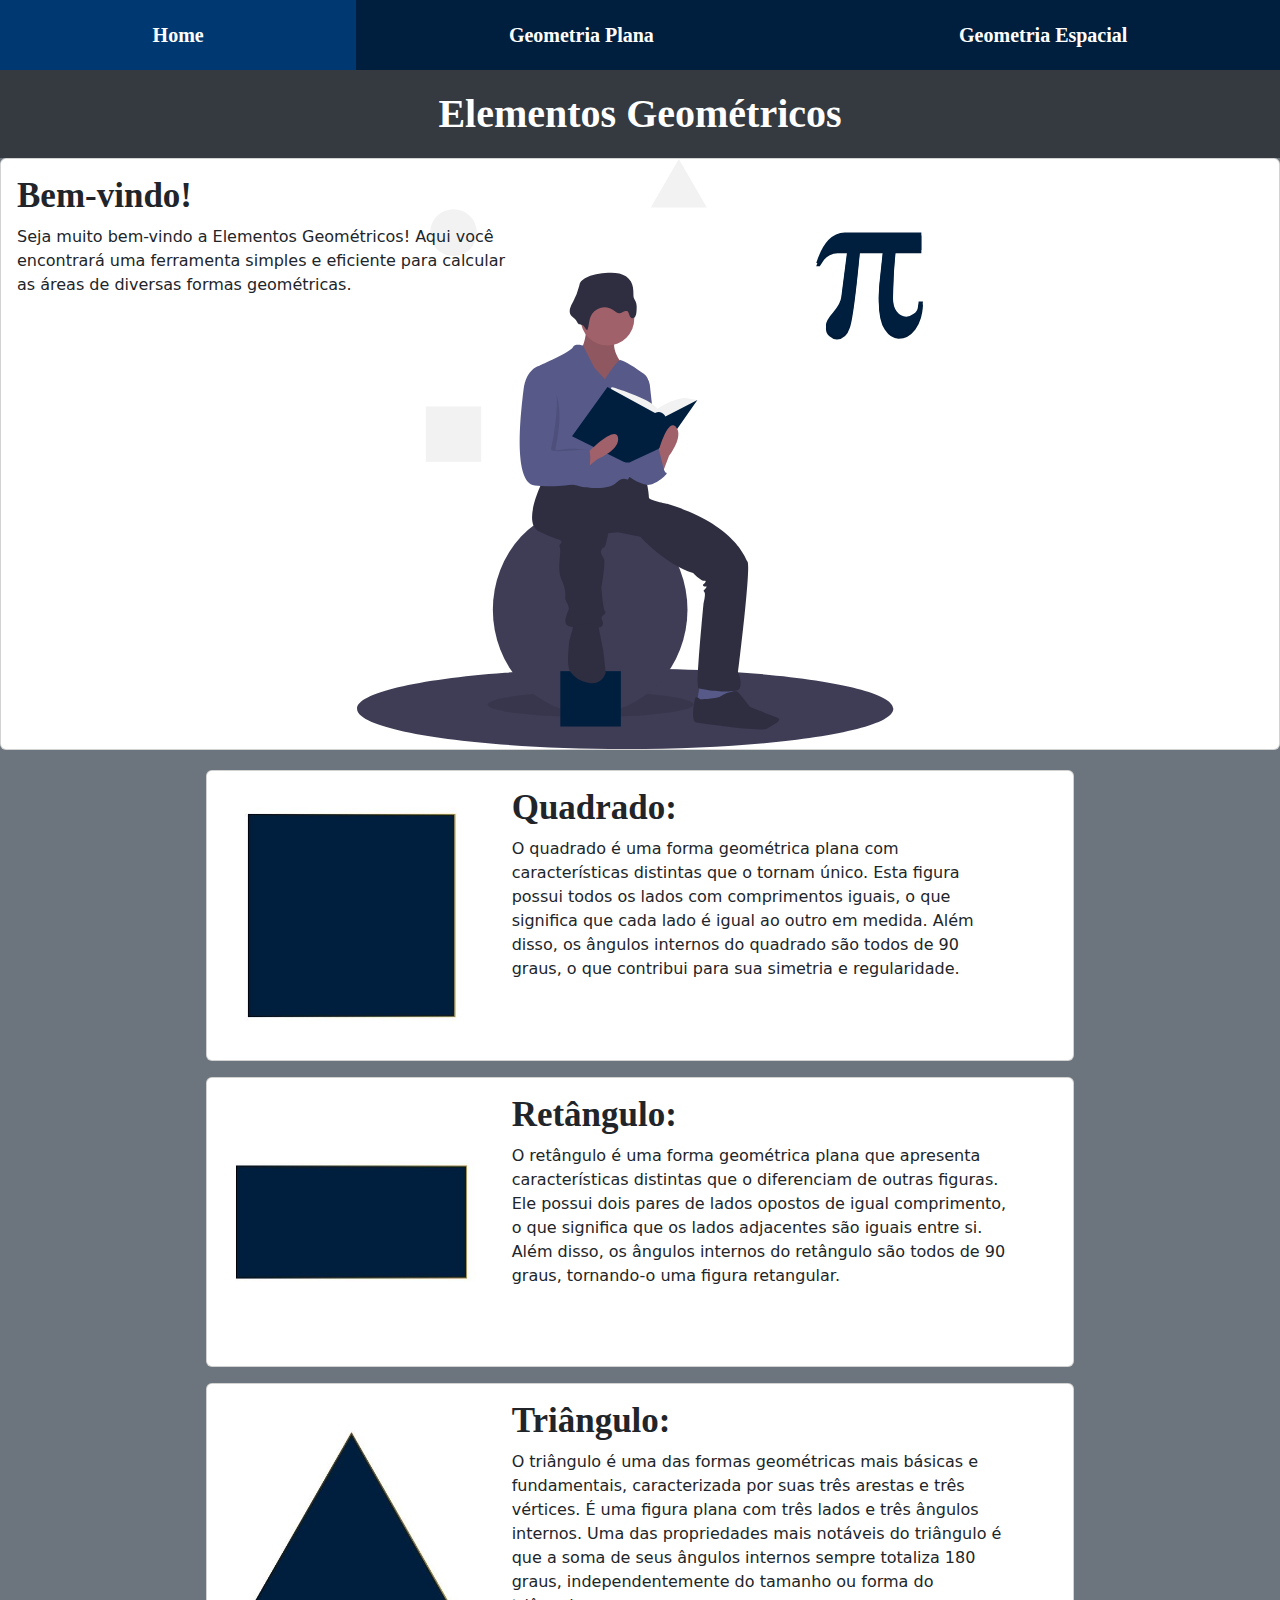
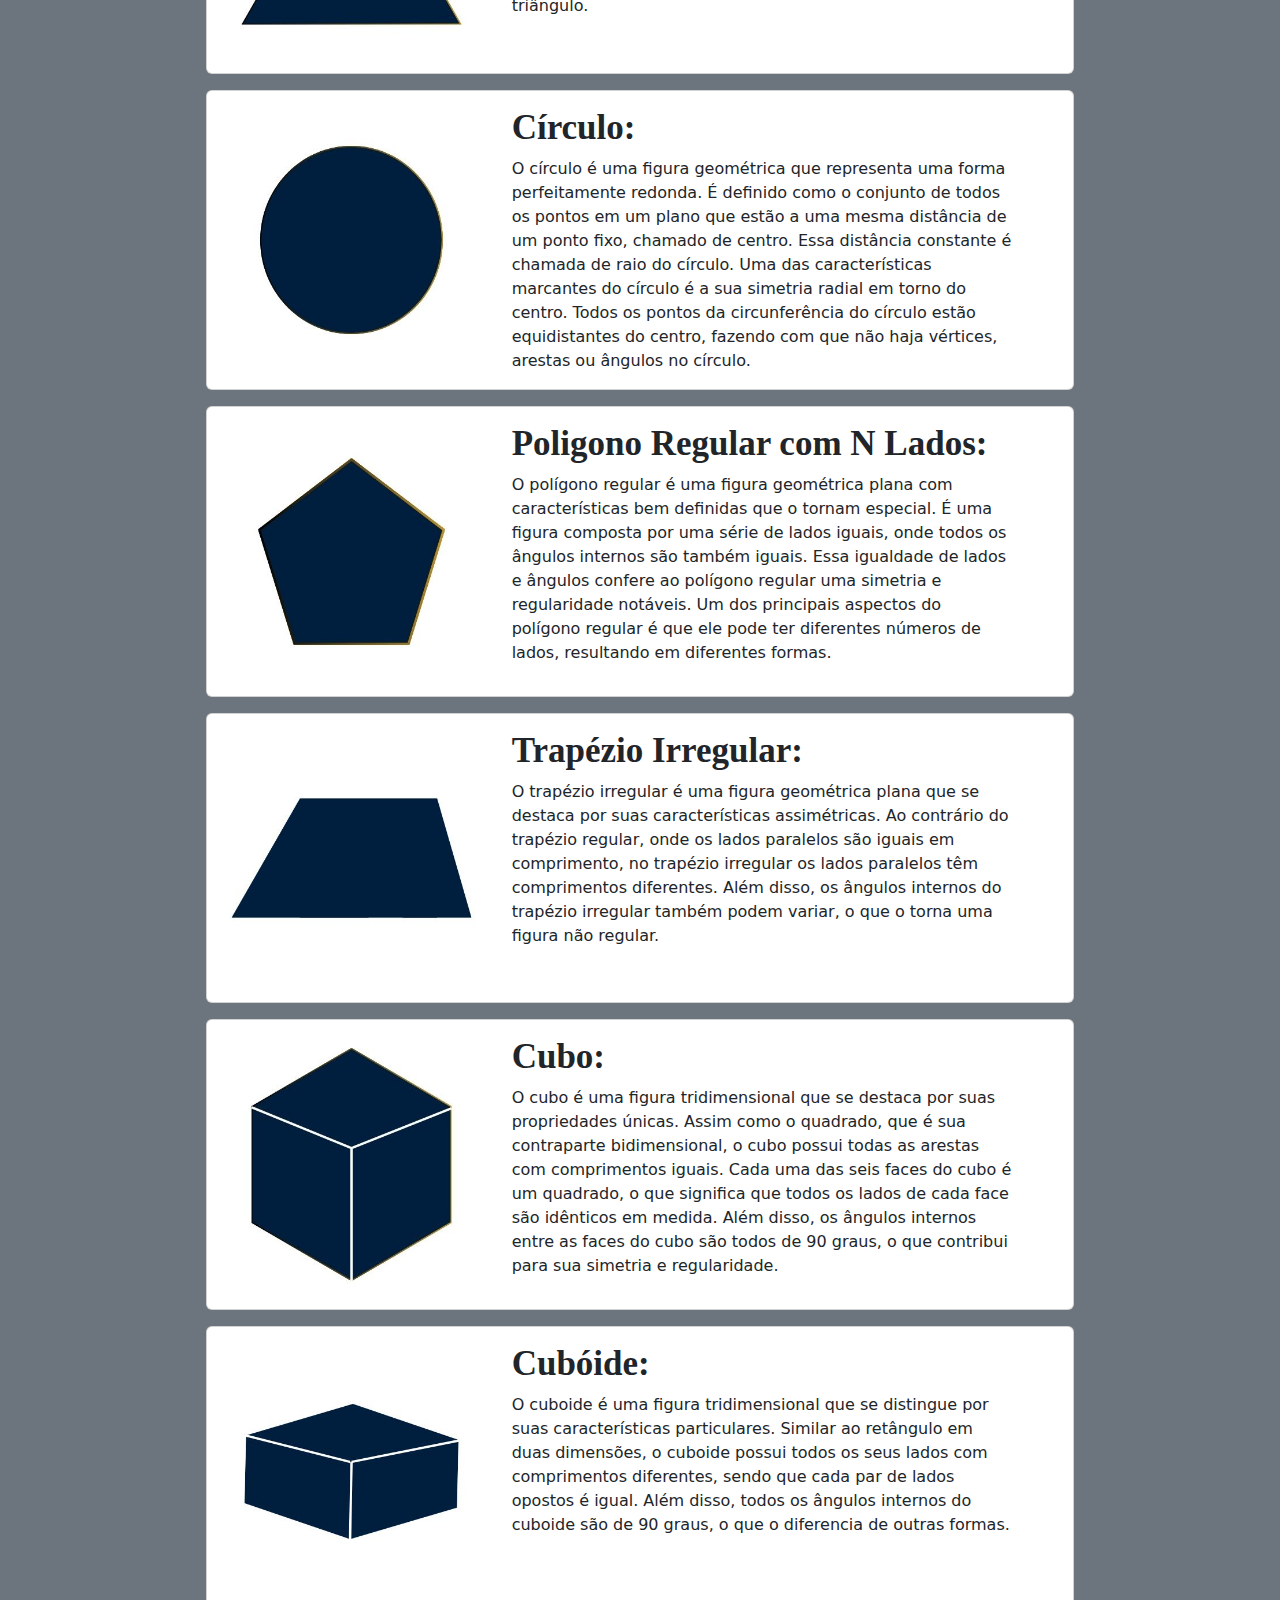
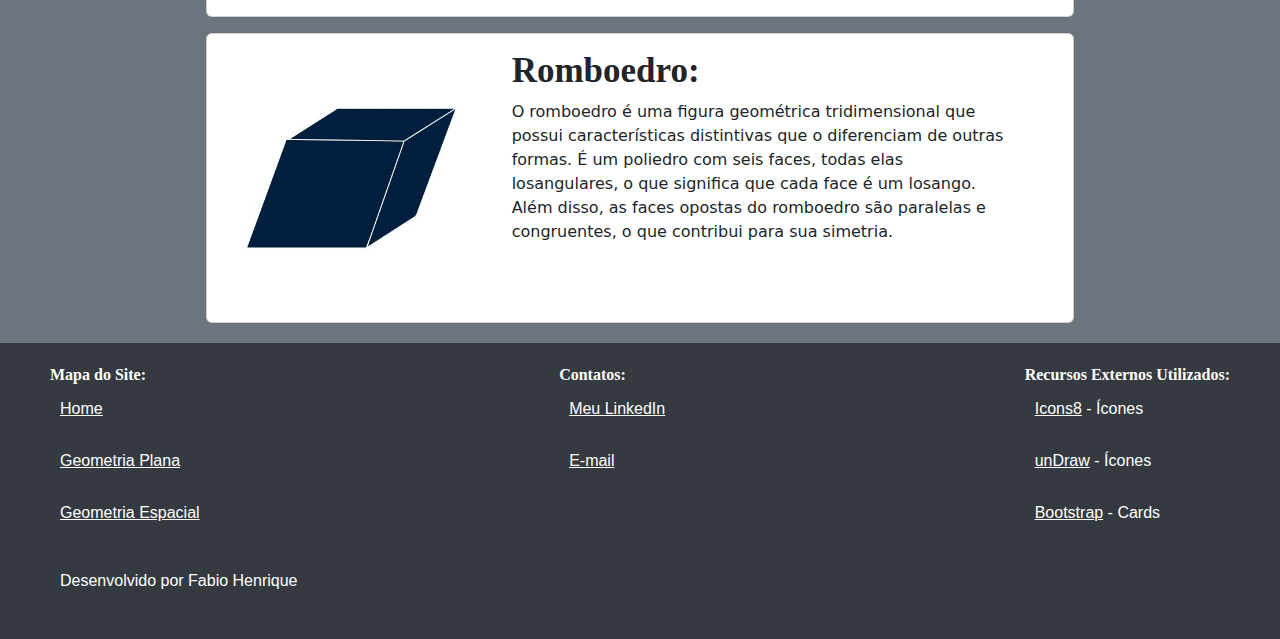
<file: index.html>
<!DOCTYPE html>
<html lang="pt-BR">

<head>
  <!--Meta Tags relacionadas ao SEO-->
  <meta charset="UTF-8">
  <meta name="viewport" content="width=device-width, initial-scale=1.0">
  <meta name="description"
    content="Uma ferramenta online para cálculos rápidos de áreas geométricas! Calcule a área do círculos, triângulos e etc de forma simples e intuitiva.">
  <meta name="keywords"
    content="Calculadora de Áreas, Geometria Plana, Geometria Espacial, Calculadora, Área do Círculo, Área do Triângulo, Área do Retângulo, Área do Quadrado, Fórmulas de Área, Matemática, Ferramenta de Cálculo, Fórmulas Matemáticas de Geometria">
  <meta name="author" content="Fabio Henrique">
  <meta name="revised" content="Saturday, April 6th, 2024, 5:15 am">
  <meta name="language" content="Portuguese">

  <link href="https://cdn.jsdelivr.net/npm/bootstrap@5.3.3/dist/css/bootstrap.min.css" rel="stylesheet">
  <link rel="stylesheet" href="estilos/index.css">
  <link rel="shortcut icon" href="imagens/icone.png" type="image/x-icon">
  <title>Elementos Geométricos</title>
</head>

<body>
  <nav>
    <ul>
      <a href="#">
        <li>Home</li>
      </a>
      <a href="#geometriaPlana">
        <li>Geometria Plana</li>
      </a>
      <a href="#geometriaEspacial">
        <li>Geometria Espacial</li>
      </a>
    </ul>
  </nav>

  <header>
    <h1>Elementos Geométricos</h1>
  </header>

  <main>
    <div class="card text-bg" title="Seja Bem-Vindo!">
      <img src="imagens/fundo.svg" class="card-img" alt="Imagem de fundo: Homem sentado e lendo algo">
      <div class="card-img-overlay">
        <h2 class="card-title">Bem-vindo!</h2>
        <p class="card-text">Seja muito bem-vindo a Elementos Geométricos! Aqui você encontrará uma ferramenta simples e eficiente para calcular as áreas de diversas formas geométricas.</p>
      </div>
    </div>

    <div class="sessoes" id="geometriaPlana">
      <section class="formas"> <!--Quadrado-->
        <a href="quadrado.html">
          <div class="card mb-3">
            <div class="row g-0">
              <div class="col-md-4" id="#image">
                <img src="imagens/quadrado.jpg" class="img-fluid rounded-start" alt="Forma Geométrica: Quadrado" title=" Quadrado">
              </div>
              <div class="col-md-8">
                <div class="card-body">
                  <h2 class="card-title">Quadrado:</h2>
                  <p class="card-text">O quadrado é uma forma geométrica plana com características distintas que o tornam único. Esta figura possui todos os lados com comprimentos iguais, o que significa que cada lado é igual ao outro em medida. Além disso, os ângulos internos do quadrado são todos de 90 graus, o que contribui para sua simetria e regularidade.</p>
                </div>
              </div>
            </div>
          </div>
        </a>
      </section>

      <section class="formas"> <!--Retangulo-->
        <a href="retangulo.html">
          <div class="card mb-3">
            <div class="row g-0">
              <div class="col-md-4">
                <img src="imagens/retangulo.jpg" class="img-fluid rounded-start" alt="Forma Geométrica: Retângulo" title=" Retângulo">
              </div>
              <div class="col-md-8">
                <div class="card-body">
                  <h2 class="card-title">Retângulo:</h2>
                  <p class="card-text">O retângulo é uma forma geométrica plana que apresenta características distintas que o diferenciam de outras figuras. Ele possui dois pares de lados opostos de igual comprimento, o que significa que os lados adjacentes são iguais entre si. Além disso, os ângulos internos do retângulo são todos de 90 graus, tornando-o uma figura retangular.</p>
                </div>
              </div>
            </div>
          </div>
        </a>
      </section>

      <section class="formas"> <!--Triangulo-->
        <a href="triangulo.html">
          <div class="card mb-3">
            <div class="row g-0">
              <div class="col-md-4">
                <img src="imagens/triangulo.jpg" class="img-fluid rounded-start" alt="Forma Geométrica: Triângulo" title=" Triângulo">
              </div>
              <div class="col-md-8">
                <div class="card-body">
                  <h2 class="card-title">Triângulo:</h2>
                  <p class="card-text">O triângulo é uma das formas geométricas mais básicas e fundamentais, caracterizada por suas três arestas e três vértices. É uma figura plana com três lados e três ângulos internos. Uma das propriedades mais notáveis do triângulo é que a soma de seus ângulos internos sempre totaliza 180 graus, independentemente do tamanho ou forma do triângulo.</p>
                </div>
              </div>
            </div>
          </div>
        </a>
      </section>

      <section class="formas"> <!--Circulo-->
        <a href="circulo.html">
          <div class="card mb-3">
            <div class="row g-0">
              <div class="col-md-4">
                <img src="imagens/circulo.jpg" class="img-fluid rounded-start" alt="Forma Geométrica: Círculo" title=" Círculo">
              </div>
              <div class="col-md-8">
                <div class="card-body">
                  <h2 class="card-title">Círculo:</h2>
                  <p class="card-text">O círculo é uma figura geométrica que representa uma forma perfeitamente redonda. É definido como o conjunto de todos os pontos em um plano que estão a uma mesma distância de um ponto fixo, chamado de centro. Essa distância constante é chamada de raio do círculo. Uma das características marcantes do círculo é a sua simetria radial em torno do centro. Todos os pontos da circunferência do círculo estão equidistantes do centro, fazendo com que não haja vértices, arestas ou ângulos no círculo.</p>
                </div>
              </div>
            </div>
          </div>
        </a>
      </section>

      <section class="formas"> <!--poligono-->
        <a href="poligono.html">
          <div class="card mb-3">
            <div class="row g-0">
              <div class="col-md-4">
                <img src="imagens/poligono.jpg" class="img-fluid rounded-start" alt="Forma Geométrica: Poligono Regular com N Lados" title="Pentágono">
              </div>
              <div class="col-md-8">
                <div class="card-body">
                  <h2 class="card-title">Poligono Regular com N Lados:</h2>
                  <p class="card-text">O polígono regular é uma figura geométrica plana com características bem definidas que o tornam especial. É uma figura composta por uma série de lados iguais, onde todos os ângulos internos são também iguais. Essa igualdade de lados e ângulos confere ao polígono regular uma simetria e regularidade notáveis. Um dos principais aspectos do polígono regular é que ele pode ter diferentes números de lados, resultando em diferentes formas.</p>
                </div>
              </div>
            </div>
          </div>
        </a>
      </section>
      
      <section class="formas"> <!--trapezio-->
        <a href="trapezio.html">
          <div class="card mb-3">
            <div class="row g-0">
              <div class="col-md-4">
                <img src="imagens/trapezio.jpg" class="img-fluid rounded-start" alt="Forma Geométrica: Trapézio Irregular" title=" Trapézio Irregular">
              </div>
              <div class="col-md-8">
                <div class="card-body">
                  <h2 class="card-title">Trapézio Irregular:</h2>
                  <p class="card-text">O trapézio irregular é uma figura geométrica plana que se destaca por suas características assimétricas. Ao contrário do trapézio regular, onde os lados paralelos são iguais em comprimento, no trapézio irregular os lados paralelos têm comprimentos diferentes. Além disso, os ângulos internos do trapézio irregular também podem variar, o que o torna uma figura não regular.</p>
                </div>
              </div>
            </div>
          </div>
        </a>
      </section>

      <section class="formas" id="geometriaEspacial"> <!--Cubo-->
        <a href="cubo.html">
          <div class="card mb-3">
            <div class="row g-0">
              <div class="col-md-4">
                <img src="imagens/cubo.jpg" class="img-fluid rounded-start" alt="Forma Geométrica: Cubo" title=" Cubo">
              </div>
              <div class="col-md-8">
                <div class="card-body">
                  <h2 class="card-title">Cubo:</h2>
                  <p class="card-text">O cubo é uma figura tridimensional que se destaca por suas propriedades únicas. Assim como o quadrado, que é sua contraparte bidimensional, o cubo possui todas as arestas com comprimentos iguais. Cada uma das seis faces do cubo é um quadrado, o que significa que todos os lados de cada face são idênticos em medida. Além disso, os ângulos internos entre as faces do cubo são todos de 90 graus, o que contribui para sua simetria e regularidade.</p>
                </div>
              </div>
            </div>
          </div>
        </a>
      </section>


      <section class="formas"> <!--Cuboide-->
        <a href="cuboide.html">
          <div class="card mb-3">
            <div class="row g-0">
              <div class="col-md-4">
                <img src="imagens/cuboide.jpg" class="img-fluid rounded-start" alt="Forma Geométrica: Cubóide" title=" Cubóide">
              </div>
              <div class="col-md-8">
                <div class="card-body">
                  <h2 class="card-title">Cubóide:</h2>
                  <p class="card-text">O cuboide é uma figura tridimensional que se distingue por suas características particulares. Similar ao retângulo em duas dimensões, o cuboide possui todos os seus lados com comprimentos diferentes, sendo que cada par de lados opostos é igual. Além disso, todos os ângulos internos do cuboide são de 90 graus, o que o diferencia de outras formas.</p>
                </div>
              </div>
            </div>
          </div>
        </a>
      </section>



      <section class="formas"> <!--romboedro-->
        <a href="romboedro.html">
          <div class="card mb-3">
            <div class="row g-0">
              <div class="col-md-4">
                <img src="imagens/romboedro.jpg" class="img-fluid rounded-start" alt="Forma Geométrica: Romboedro" title=" Romboedro">
              </div>
              <div class="col-md-8">
                <div class="card-body">
                  <h2 class="card-title">Romboedro:</h2>
                  <p class="card-text">O romboedro é uma figura geométrica tridimensional que possui características distintivas que o diferenciam de outras formas. É um poliedro com seis faces, todas elas losangulares, o que significa que cada face é um losango. Além disso, as faces opostas do romboedro são paralelas e congruentes, o que contribui para sua simetria.</p>
                </div>
              </div>
            </div>
          </div>
        </a>
      </section>


    </div>
  </main>

  <footer> <!--Rodape com mapa do site, contatos, agradecimentos e etc-->
    <div class="linksFooter">
      <dl>
        <dt><strong>Mapa do Site:</strong></dt>
        <dd><a href="#">Home</a></dd>
        <dd><a href="#geometriaPlana">Geometria Plana</a></dd>
        <dd><a href="#geometriaEspacial">Geometria Espacial</a></dd>
      </dl>
      <dl>
        <dt><strong>Contatos:</strong></dt>
        <dd><a href="https://www.linkedin.com/in/fabio-henrique-s-87a11619a/?originalSubdomain=br" target="_blank">Meu LinkedIn</a></dd>
        <dd><a href="mailTo: fabiosilva5210@gmail.com" target="_blank">E-mail</a></dd>
      </dl>
      <dl>
        <dt><strong>Recursos Externos Utilizados:</strong></dt>
        <dd><a href="https://icons8.com.br/icons"> Icons8</a> - Ícones</dd>
        <dd><a href="https://undraw.co/">unDraw</a> - Ícones</dd>
        <dd><a href="https://getbootstrap.com/">Bootstrap</a> - Cards</dd>
      </dl>
    </div>

    <p>Desenvolvido por Fabio Henrique</p>
  </footer>
</body>
</html>
</file>
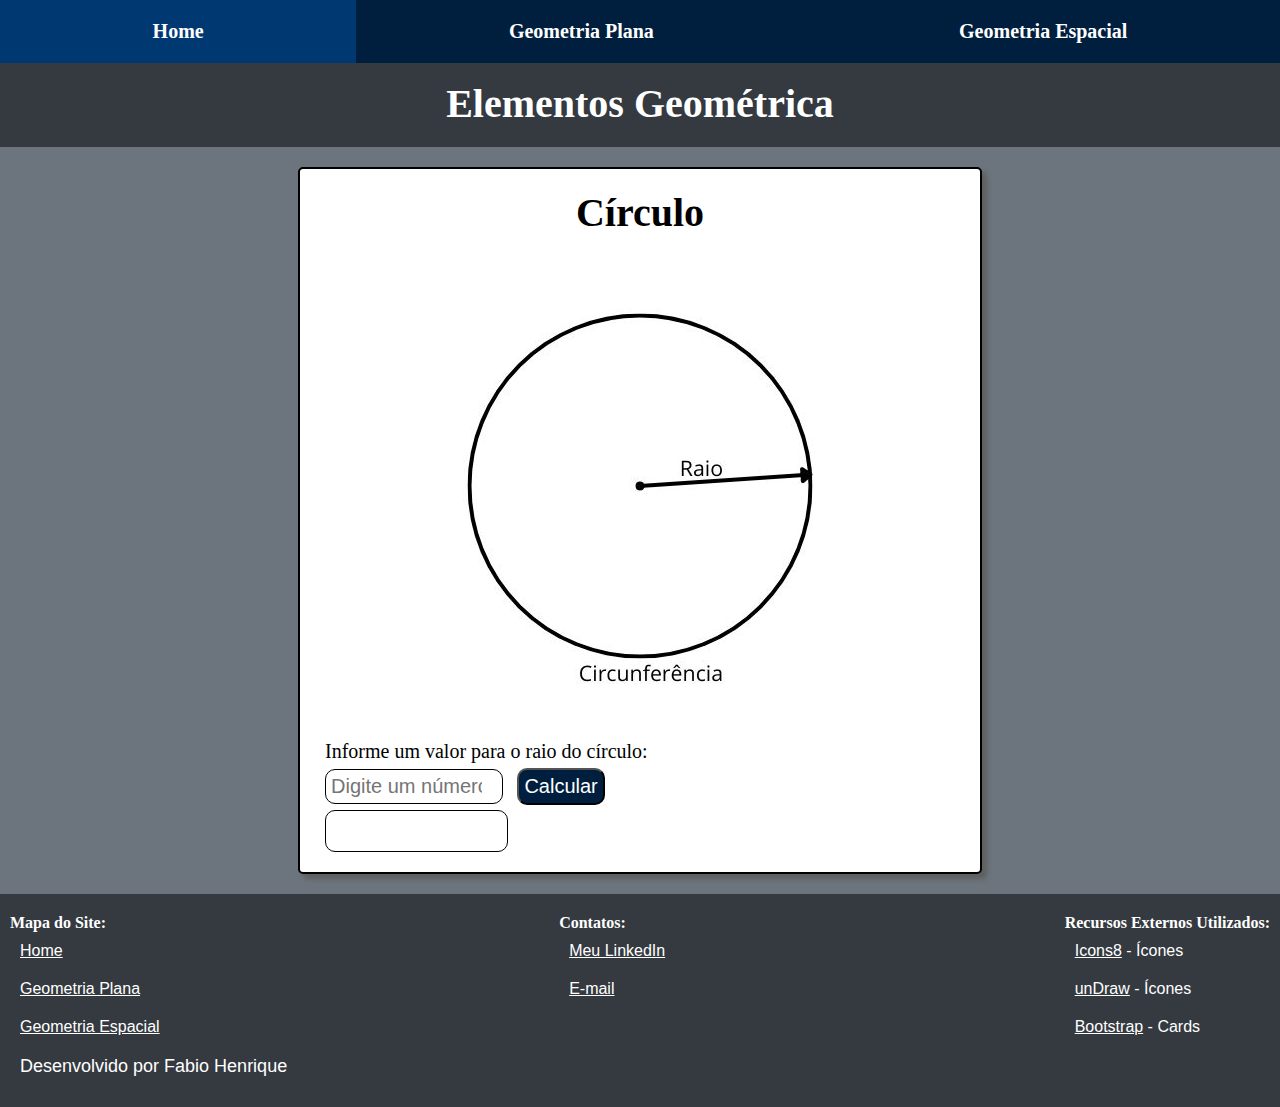
<file: circulo.html>
<!DOCTYPE html>
<html lang="pt-BR">
<head>
    <!--Meta Tags relacionadas ao SEO-->
    <meta charset="UTF-8">
    <meta name="viewport" content="width=device-width, initial-scale=1.0">
    <meta name="description" content="Uma ferramenta online para cálculos rápidos de áreas geométricas! Calcule a área do círculos, triângulos e etc de forma simples e intuitiva.">
    <meta name="keywords" content="Calculadora de Áreas, Geometria Plana, Geometria Espacial, Calculadora, Área do Círculo, Área do Triângulo, Área do Retângulo, Área do Quadrado, Fórmulas de Área, Matemática, Ferramenta de Cálculo, Fórmulas Matemáticas de Geometria">
    <meta name="author" content="Fabio Henrique">
    <meta name="revised" content="Saturday, April 6th, 2024, 5:15 am">
    <meta name="language" content="Portuguese">

    <link rel="stylesheet" href="estilos/formas.css">
    <link rel="shortcut icon" href="imagens/icone.png" type="image/x-icon">
    <title>Elementos Geométricos: Círculo</title>
</head>
<body>
    <nav>
        <ul>
          <a href="index.html">
            <li>Home</li>
          </a>
          <a href="index.html#geometriaPlana">
            <li>Geometria Plana</li>
          </a>
          <a href="index.html#geometriaEspacial">
            <li>Geometria Espacial</li>
          </a>
        </ul>
      </nav>
      
    <header><h1>Elementos Geométrica</h1></header>
    <main>
        <h2>Círculo</h2>
        <div class="image"><img class="image" src="imagens/circulo1.jpg" alt="Círculo"></div>
        <form>
            <label for="raio">Informe um valor para o raio do círculo:</label> <br>
            <input type="number" id="raio" class="classForma" name="raio" placeholder="Digite um número">
            <input type="submit" id="enviar" class="classButton" value="Calcular">
        </form>
        <div class="caixaResult">
            <p id="saida"></p>
        </div>
    </main>
    
    <footer> <!--Rodape com mapa do site, contatos, agradecimentos e etc-->
      <div class="linksFooter">
        <dl>
          <dt><strong>Mapa do Site:</strong></dt>
          <dd><a href="index.html">Home</a></dd>
          <dd><a href="index.html#geometriaPlana">Geometria Plana</a></dd>
          <dd><a href="index.html#geometriaEspacial">Geometria Espacial</a></dd>
        </dl>
        <dl>
          <dt><strong>Contatos:</strong></dt>
          <dd><a href="https://www.linkedin.com/in/fabio-henrique-s-87a11619a/?originalSubdomain=br" target="_blank">Meu LinkedIn</a></dd>
          <dd><a href="mailTo: fabiosilva5210@gmail.com" target="_blank">E-mail</a></dd>
        </dl>
        <dl>
          <dt><strong>Recursos Externos Utilizados:</strong></dt>
          <dd><a href="https://icons8.com.br/icons"> Icons8</a> - Ícones</dd>
          <dd><a href="https://undraw.co/">unDraw</a> - Ícones</dd>
          <dd><a href="https://getbootstrap.com/">Bootstrap</a> - Cards</dd>
        </dl>
      </div>
  
      <p>Desenvolvido por Fabio Henrique</p>
    </footer>
</body>
    <script src="script/circulo.js"></script>
    <noscript>Código JavaScript não executado</noscript>
</html>
</file>
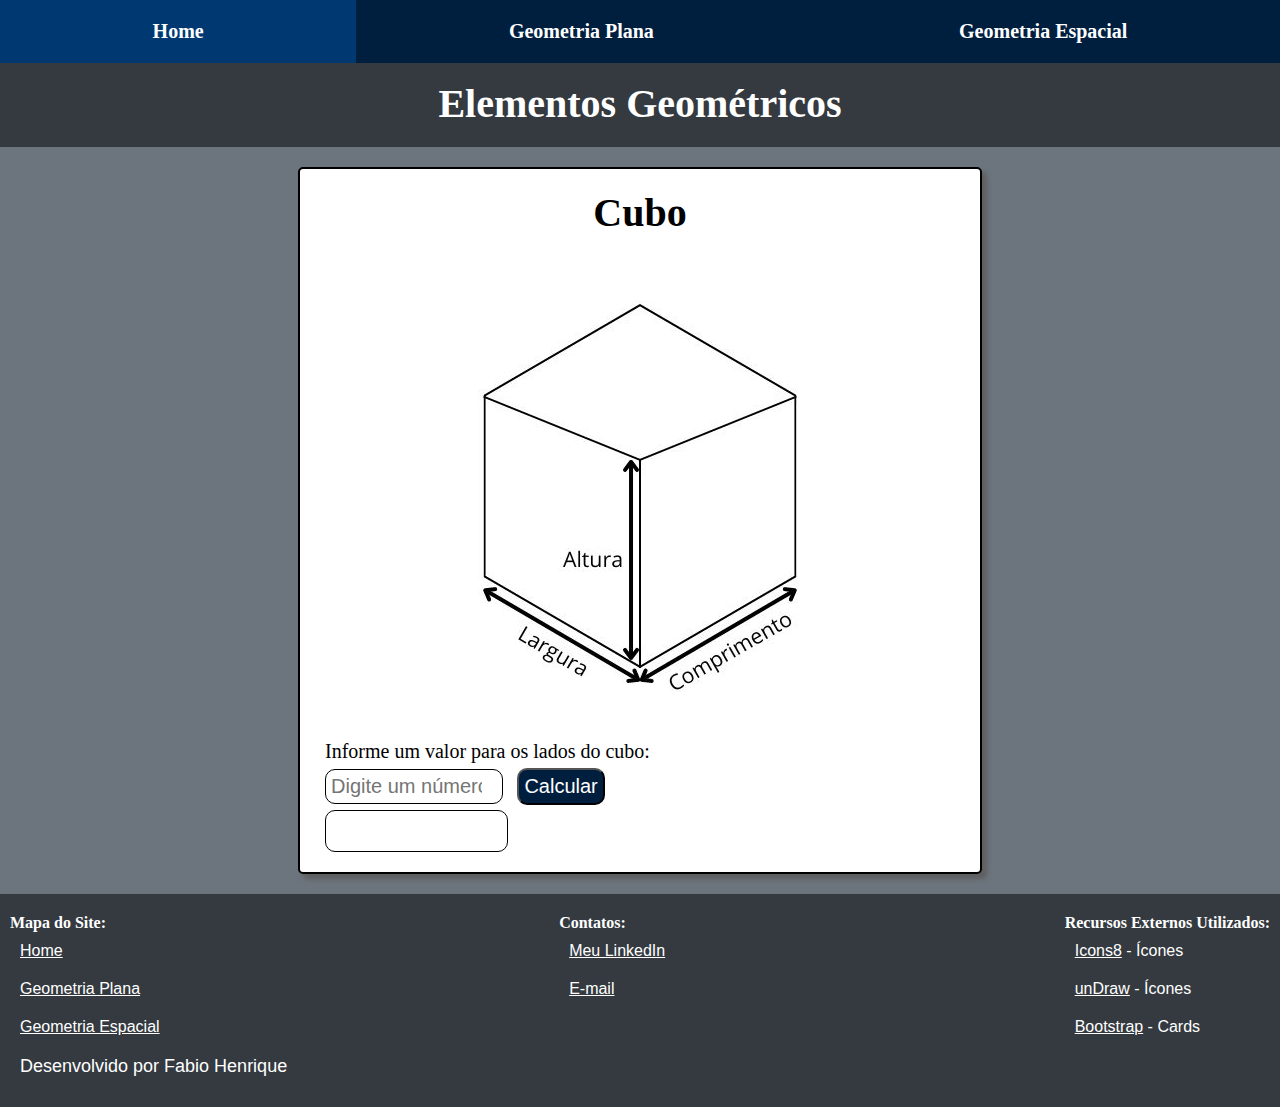
<file: cubo.html>
<!DOCTYPE html>
<html lang="pt-BR">
<head>
    <!--Meta Tags relacionadas ao SEO-->
    <meta charset="UTF-8">
    <meta name="viewport" content="width=device-width, initial-scale=1.0">
    <meta name="description" content="Uma ferramenta online para cálculos rápidos de áreas geométricas! Calcule a área do círculos, triângulos e etc de forma simples e intuitiva.">
    <meta name="keywords" content="Calculadora de Áreas, Geometria Plana, Geometria Espacial, Calculadora, Área do Círculo, Área do Triângulo, Área do Retângulo, Área do Quadrado, Fórmulas de Área, Matemática, Ferramenta de Cálculo, Fórmulas Matemáticas de Geometria">
    <meta name="author" content="Fabio Henrique">
    <meta name="revised" content="Saturday, April 6th, 2024, 5:15 am">
    <meta name="language" content="Portuguese">

    <link rel="stylesheet" href="estilos/formas.css">
    <link rel="shortcut icon" href="imagens/icone.png" type="image/x-icon">
    <title>Elementos Geométricos: Cubo</title>
</head>
<body>
    <nav>
        <ul>
          <a href="index.html">
            <li>Home</li>
          </a>
          <a href="index.html#geometriaPlana">
            <li>Geometria Plana</li>
          </a>
          <a href="index.html#geometriaEspacial">
            <li>Geometria Espacial</li>
          </a>
        </ul>
      </nav>
      
    <header>
        <h1>Elementos Geométricos</h1>
    </header>

    <main>
        <h2>Cubo</h2>
        <div class="image"><img class="image" src="imagens/cubo1.jpg" alt="Cubo"></div>

        <form>
            <label for="ladoCubo">Informe um valor para os lados do cubo:</label> <br>
            <input type="number" id="ladoCubo" name="ladoCubo" class="classForma" placeholder="Digite um número">
            <input type="submit" value="Calcular" id="enviar" class="classButton">
        </form>
        <div class="caixaResult">
            <p id="saida"></p>
        </div>
    </main> 

    <footer> <!--Rodape com mapa do site, contatos, agradecimentos e etc-->
      <div class="linksFooter">
        <dl>
          <dt><strong>Mapa do Site:</strong></dt>
          <dd><a href="index.html">Home</a></dd>
          <dd><a href="index.html#geometriaPlana">Geometria Plana</a></dd>
          <dd><a href="index.html#geometriaEspacial">Geometria Espacial</a></dd>
        </dl>
        <dl>
          <dt><strong>Contatos:</strong></dt>
          <dd><a href="https://www.linkedin.com/in/fabio-henrique-s-87a11619a/?originalSubdomain=br" target="_blank">Meu LinkedIn</a></dd>
          <dd><a href="mailTo: fabiosilva5210@gmail.com" target="_blank">E-mail</a></dd>
        </dl>
        <dl>
          <dt><strong>Recursos Externos Utilizados:</strong></dt>
          <dd><a href="https://icons8.com.br/icons"> Icons8</a> - Ícones</dd>
          <dd><a href="https://undraw.co/">unDraw</a> - Ícones</dd>
          <dd><a href="https://getbootstrap.com/">Bootstrap</a> - Cards</dd>
        </dl>
      </div>
  
      <p>Desenvolvido por Fabio Henrique</p>
    </footer>
</body>
    <script src="script/cubo.js"></script>
    <noscript>Código JavaScript não executado</noscript>
</html>
</file>
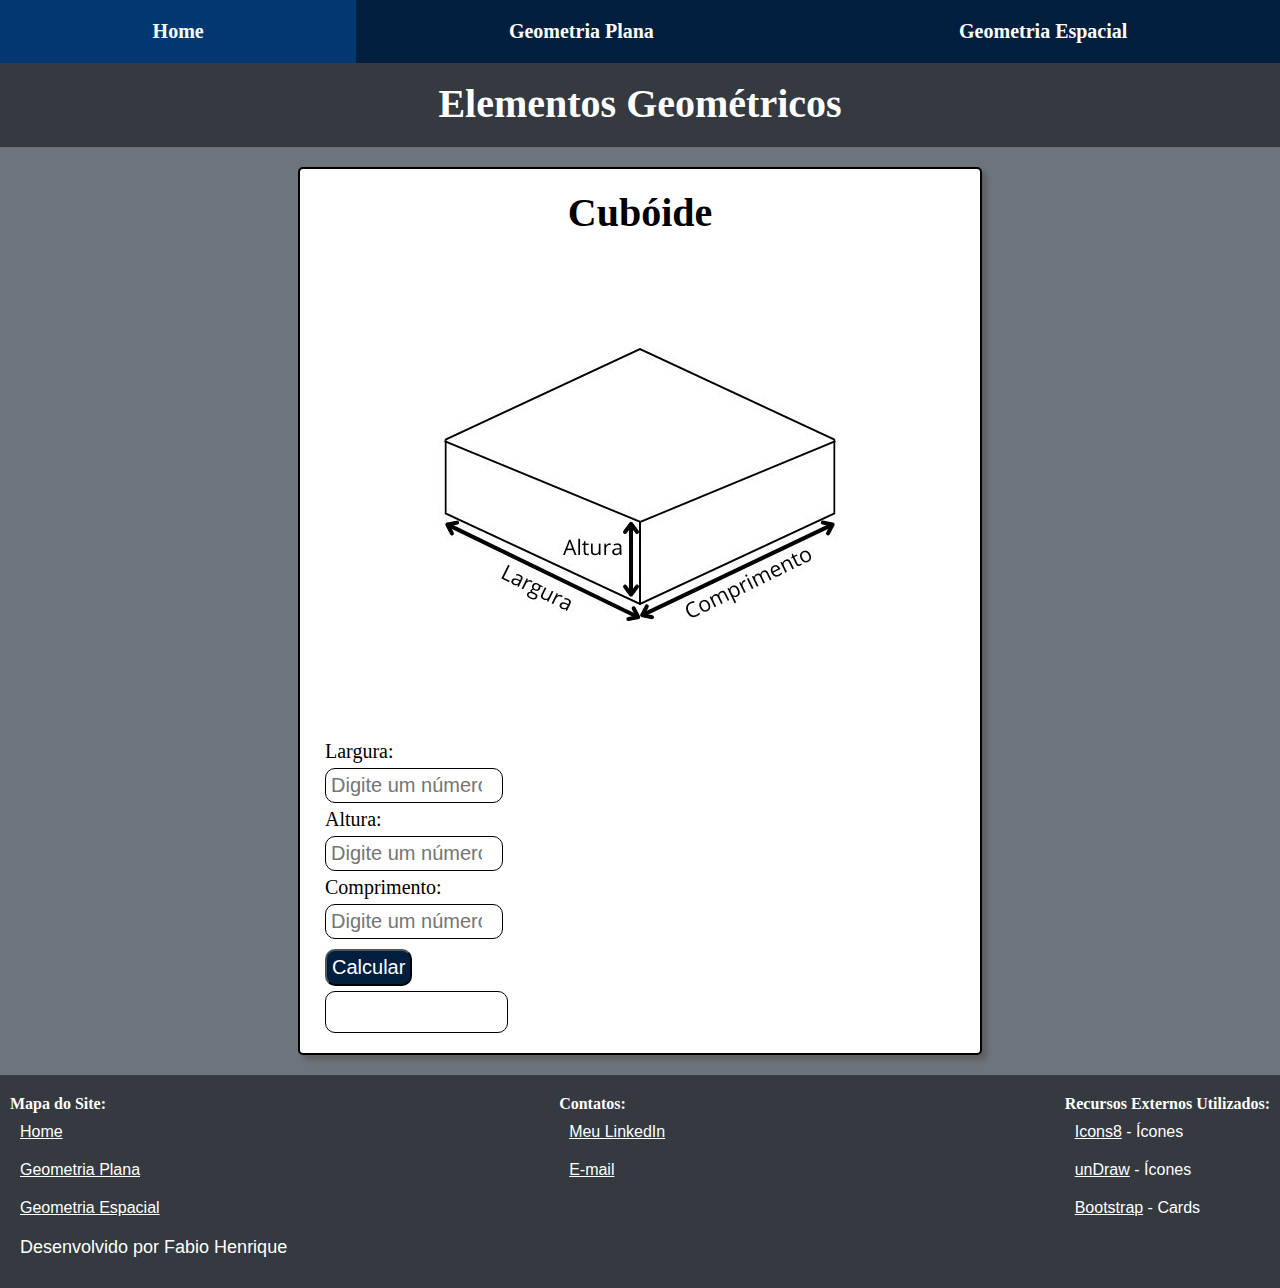
<file: cuboide.html>
<!DOCTYPE html>
<html lang="pt-BR">
<head>
    <!--Meta Tags relacionadas ao SEO-->
    <meta charset="UTF-8">
    <meta name="viewport" content="width=device-width, initial-scale=1.0">
    <meta name="description" content="Uma ferramenta online para cálculos rápidos de áreas geométricas! Calcule a área do círculos, triângulos e etc de forma simples e intuitiva.">
    <meta name="keywords" content="Calculadora de Áreas, Geometria Plana, Geometria Espacial, Calculadora, Área do Círculo, Área do Triângulo, Área do Retângulo, Área do Quadrado, Fórmulas de Área, Matemática, Ferramenta de Cálculo, Fórmulas Matemáticas de Geometria">
    <meta name="author" content="Fabio Henrique">
    <meta name="revised" content="Saturday, April 6th, 2024, 5:15 am">
    <meta name="language" content="Portuguese">

    <link rel="stylesheet" href="estilos/formas.css">
    <link rel="shortcut icon" href="imagens/icone.png" type="image/x-icon">
    <title>Elementos Geométricos: Cubóide</title>
</head>
<body>
    <nav>
        <ul>
          <a href="index.html">
            <li>Home</li>
          </a>
          <a href="index.html#geometriaPlana">
            <li>Geometria Plana</li>
          </a>
          <a href="index.html#geometriaEspacial">
            <li>Geometria Espacial</li>
          </a>
        </ul>
      </nav>
      
    <header>
        <h1>Elementos Geométricos</h1>
    </header>

    <main>
        <h2>Cubóide</h2>
        <div class="image"><img class="image" src="imagens/cuboide1.jpg" alt="Cubóide"></div>

        <form>
            <label for="largura">Largura:</label> <br>
            <input type="number" id="largura" name="largura" class="classForma" placeholder="Digite um número"> <br>
            <label for="altura">Altura:</label> <br>
            <input type="number" id="altura" name="altura" class="classForma" placeholder="Digite um número"> <br> 
            <label for="comprimento">Comprimento:</label> <br>
            <input type="number" id="comprimento" name="comprimento" class="classForma" placeholder="Digite um número"> <br>
            <input type="submit" value="Calcular" id="enviar" class="classButton">
        </form>
        <div class="caixaResult">
            <p id="saida"></p>
        </div>
    </main>

    <footer> <!--Rodape com mapa do site, contatos, agradecimentos e etc-->
      <div class="linksFooter">
        <dl>
          <dt><strong>Mapa do Site:</strong></dt>
          <dd><a href="index.html">Home</a></dd>
          <dd><a href="index.html#geometriaPlana">Geometria Plana</a></dd>
          <dd><a href="index.html#geometriaEspacial">Geometria Espacial</a></dd>
        </dl>
        <dl>
          <dt><strong>Contatos:</strong></dt>
          <dd><a href="https://www.linkedin.com/in/fabio-henrique-s-87a11619a/?originalSubdomain=br" target="_blank">Meu LinkedIn</a></dd>
          <dd><a href="mailTo: fabiosilva5210@gmail.com" target="_blank">E-mail</a></dd>
        </dl>
        <dl>
          <dt><strong>Recursos Externos Utilizados:</strong></dt>
          <dd><a href="https://icons8.com.br/icons"> Icons8</a> - Ícones</dd>
          <dd><a href="https://undraw.co/">unDraw</a> - Ícones</dd>
          <dd><a href="https://getbootstrap.com/">Bootstrap</a> - Cards</dd>
        </dl>
      </div>
  
      <p>Desenvolvido por Fabio Henrique</p>
    </footer>
</body>
    <script src="script/cuboide.js"></script>
    <noscript>Código JavaScript não executado</noscript>
</html>
</file>
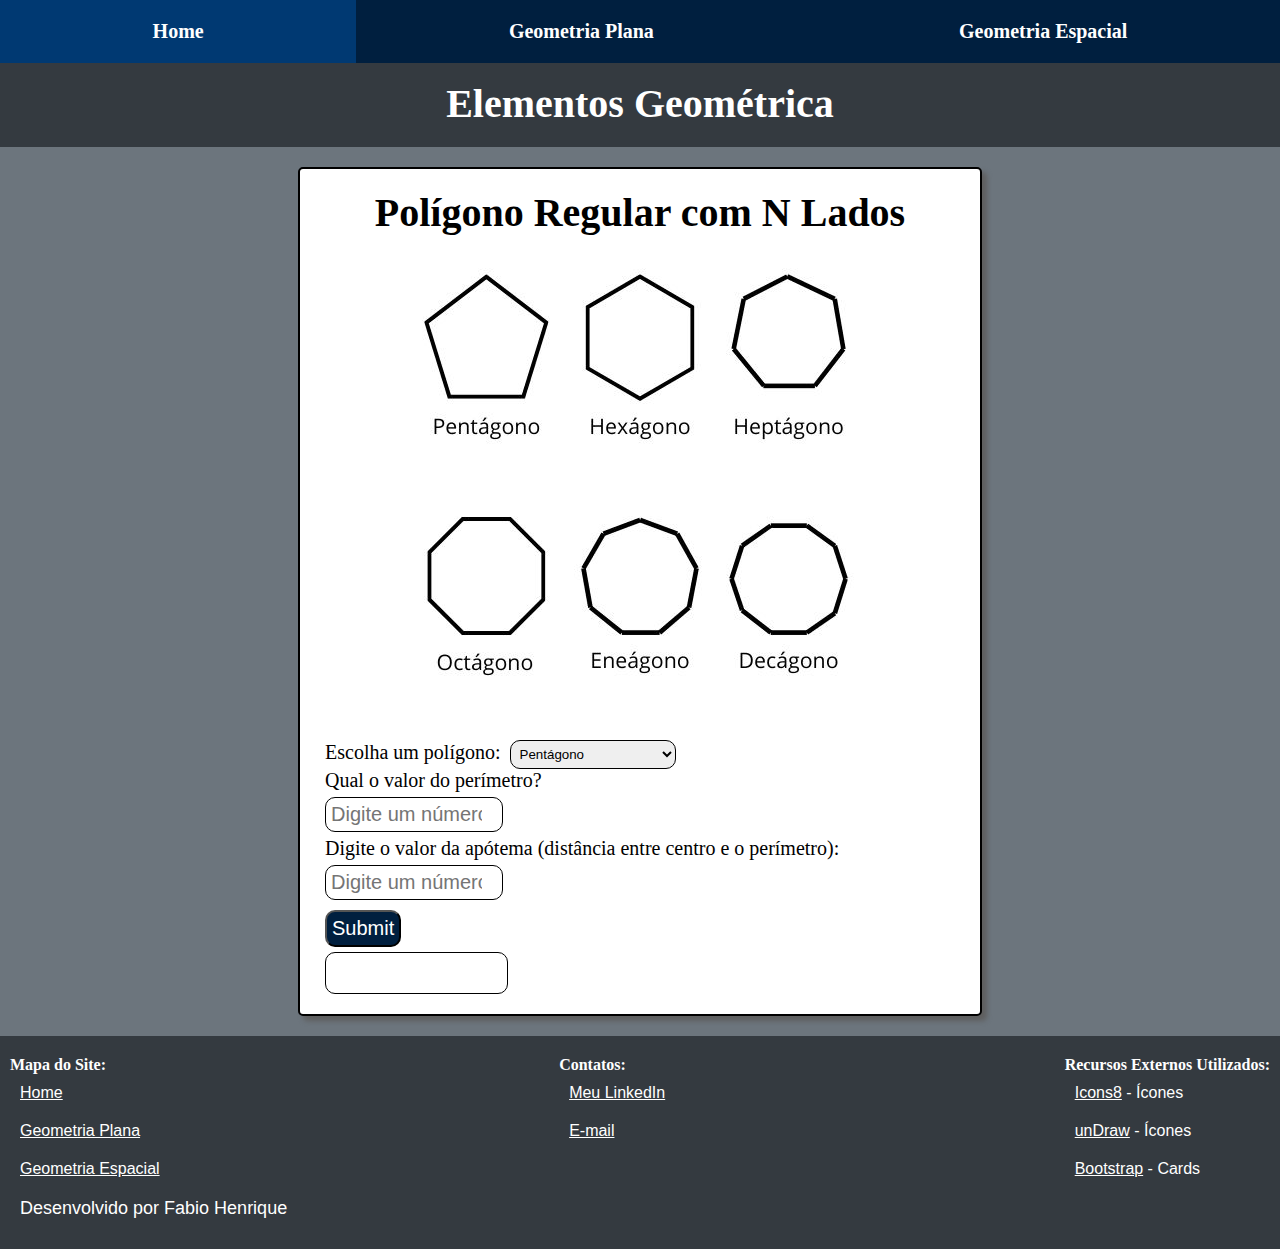
<file: poligono.html>
<!DOCTYPE html>
<html lang="pt-BR">
<head>
    <!--Meta Tags relacionadas ao SEO-->
    <meta charset="UTF-8">
    <meta name="viewport" content="width=device-width, initial-scale=1.0">
    <meta name="description" content="Uma ferramenta online para cálculos rápidos de áreas geométricas! Calcule a área do círculos, triângulos e etc de forma simples e intuitiva.">
    <meta name="keywords" content="Calculadora de Áreas, Geometria Plana, Geometria Espacial, Calculadora, Área do Círculo, Área do Triângulo, Área do Retângulo, Área do Quadrado, Fórmulas de Área, Matemática, Ferramenta de Cálculo, Fórmulas Matemáticas de Geometria">
    <meta name="author" content="Fabio Henrique">
    <meta name="revised" content="Saturday, April 6th, 2024, 5:15 am">
    <meta name="language" content="Portuguese">

    <link rel="stylesheet" href="estilos/formas.css">
    <link rel="shortcut icon" href="imagens/icone.png" type="image/x-icon">
    <title>Elementos Geométricos: Polígono Regular com N Lados</title>
</head>
<body>
    <nav>
        <ul>
          <a href="index.html">
            <li>Home</li>
          </a>
          <a href="index.html#geometriaPlana">
            <li>Geometria Plana</li>
          </a>
          <a href="index.html#geometriaEspacial">
            <li>Geometria Espacial</li>
          </a>
        </ul>
      </nav>
      
    <header><h1>Elementos Geométrica</h1></header>
    <main>
        <h2>Polígono Regular com N Lados</h2>
        <div class="image"><img class="image" src="imagens/poligono1.jpg" alt="Polígonos Regulares"></div>
        <form>
            <label for="escolha">Escolha um polígono:</label>
            <select name="escolha" id="escolha" class="classForma">
                <option value="pentagono">Pentágono</option>
                <option value="hexagono">Hexágono</option>
                <option value="heptagono">Heptágono</option>
                <option value="octagono">Octágono</option>
                <option value="eneagono">Eneágono</option>
                <option value="decagono">Decágono</option>
            </select> <br>
            <label for="perimetro">Qual o valor do perímetro?</label> <br>
            <input type="number" id="perimetro" name="perimetro" class="classForma" placeholder="Digite um número"> <br>
            <label for="apotema">Digite o valor da apótema (distância entre centro e o perímetro):</label> <br>
            <input type="number" id="apotema" class="classForma" name="apotema" placeholder="Digite um número (se não precisar, digite 0)"> <br>
            <input type="submit" id="enviar" class="classButton">
        </form>
        <div class="caixaResult">
            <p id="saida"></p>
        </div>
    </main>
    
    <footer> <!--Rodape com mapa do site, contatos, agradecimentos e etc-->
      <div class="linksFooter">
        <dl>
          <dt><strong>Mapa do Site:</strong></dt>
          <dd><a href="index.html">Home</a></dd>
          <dd><a href="index.html#geometriaPlana">Geometria Plana</a></dd>
          <dd><a href="index.html#geometriaEspacial">Geometria Espacial</a></dd>
        </dl>
        <dl>
          <dt><strong>Contatos:</strong></dt>
          <dd><a href="https://www.linkedin.com/in/fabio-henrique-s-87a11619a/?originalSubdomain=br" target="_blank">Meu LinkedIn</a></dd>
          <dd><a href="mailTo: fabiosilva5210@gmail.com" target="_blank">E-mail</a></dd>
        </dl>
        <dl>
          <dt><strong>Recursos Externos Utilizados:</strong></dt>
          <dd><a href="https://icons8.com.br/icons"> Icons8</a> - Ícones</dd>
          <dd><a href="https://undraw.co/">unDraw</a> - Ícones</dd>
          <dd><a href="https://getbootstrap.com/">Bootstrap</a> - Cards</dd>
        </dl>
      </div>
  
      <p>Desenvolvido por Fabio Henrique</p>
    </footer>
</body>
    <script src="script/poligono.js"></script>
    <noscript>Código JavaScript não executado</noscript>
</html>
</file>
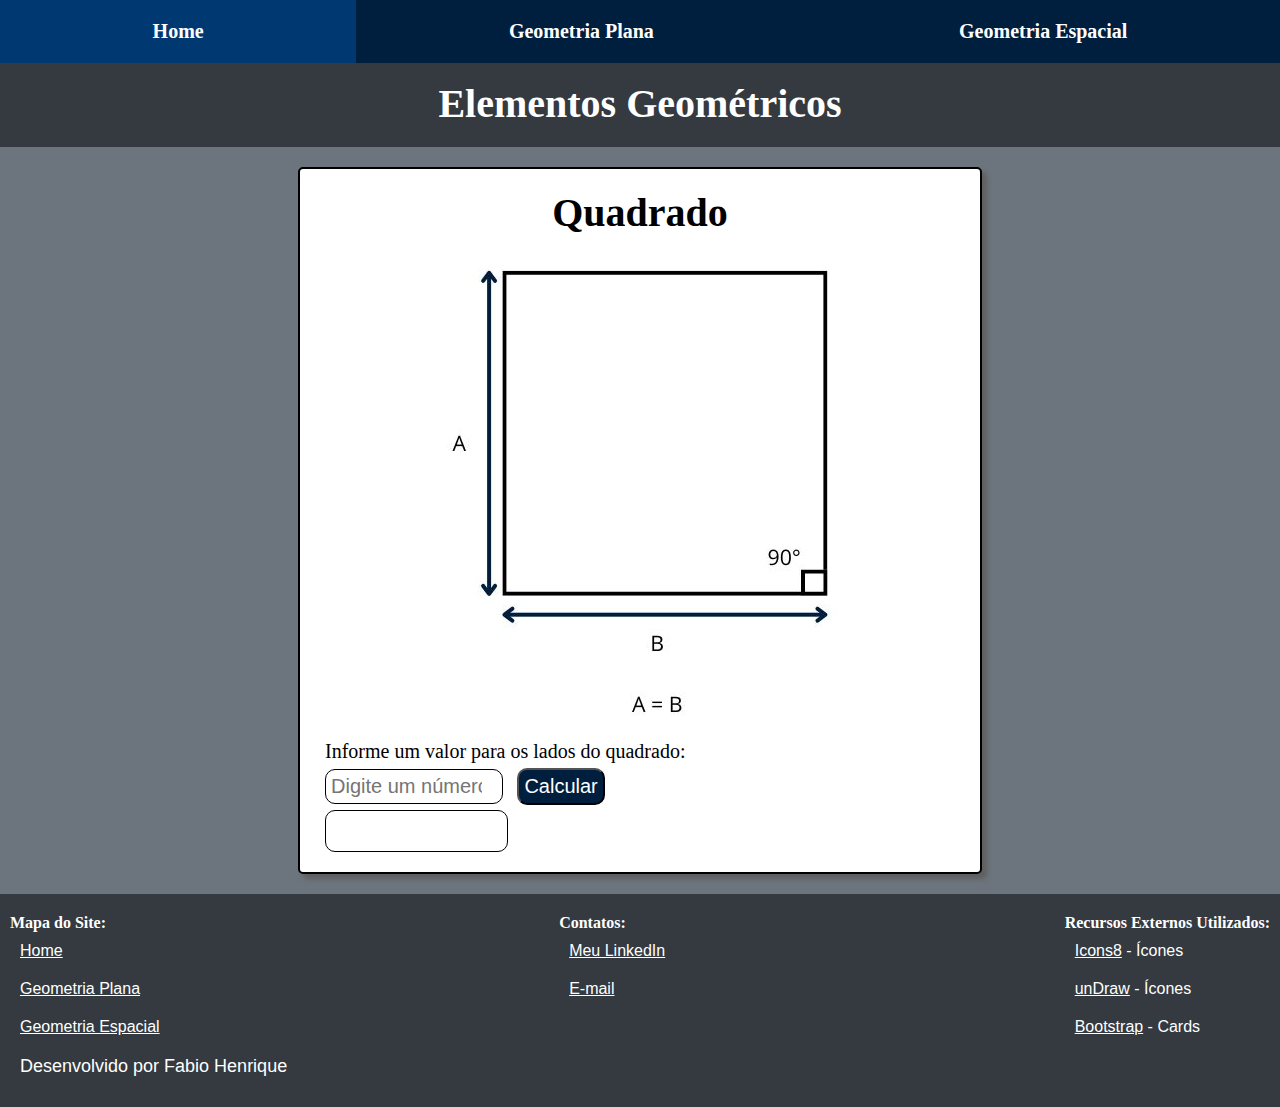
<file: quadrado.html>
<!DOCTYPE html>
<html lang="pt-BR">
<head>
    <!--Meta Tags relacionadas ao SEO-->
    <meta charset="UTF-8">
    <meta name="viewport" content="width=device-width, initial-scale=1.0">
    <meta name="description" content="Uma ferramenta online para cálculos rápidos de áreas geométricas! Calcule a área do círculos, triângulos e etc de forma simples e intuitiva.">
    <meta name="keywords" content="Calculadora de Áreas, Geometria Plana, Geometria Espacial, Calculadora, Área do Círculo, Área do Triângulo, Área do Retângulo, Área do Quadrado, Fórmulas de Área, Matemática, Ferramenta de Cálculo, Fórmulas Matemáticas de Geometria">
    <meta name="author" content="Fabio Henrique">
    <meta name="revised" content="Saturday, April 6th, 2024, 5:15 am">
    <meta name="language" content="Portuguese">

    <link rel="stylesheet" href="estilos/formas.css">
    <link rel="shortcut icon" href="imagens/icone.png" type="image/x-icon">
    <title>Elementos Geométricos: Quadrado</title>
</head>

<body>
    <nav>
        <ul>
          <a href="index.html">
            <li>Home</li>
          </a>
          <a href="index.html#geometriaPlana">
            <li>Geometria Plana</li>
          </a>
          <a href="index.html#geometriaEspacial">
            <li>Geometria Espacial</li>
          </a>
        </ul>
      </nav>

    <header>
        <h1>Elementos Geométricos</h1>
    </header>

    <main>
        <h2>Quadrado</h2>
            <div class="image"><img class="image" src="imagens/quadrado1.jpg" alt="Quadrado equilatero"></div>
            <form>
                <label for="ladoQuadrado">Informe um valor para os lados do quadrado:</label> <br>
                <input type="number" id="ladoQuadrado" class="classForma" name="ladoQuadrado" placeholder="Digite um número">
                <input type="submit" id="enviar" class="classButton" value="Calcular">
            </form>
            <div class="caixaResult">
                <p id="saida"></p>
            </div>
    </main>

    <footer> <!--Rodape com mapa do site, contatos, agradecimentos e etc-->
      <div class="linksFooter">
        <dl>
          <dt><strong>Mapa do Site:</strong></dt>
          <dd><a href="index.html">Home</a></dd>
          <dd><a href="index.html#geometriaPlana">Geometria Plana</a></dd>
          <dd><a href="index.html#geometriaEspacial">Geometria Espacial</a></dd>
        </dl>
        <dl>
          <dt><strong>Contatos:</strong></dt>
          <dd><a href="https://www.linkedin.com/in/fabio-henrique-s-87a11619a/?originalSubdomain=br" target="_blank">Meu LinkedIn</a></dd>
          <dd><a href="mailTo: fabiosilva5210@gmail.com" target="_blank">E-mail</a></dd>
        </dl>
        <dl>
          <dt><strong>Recursos Externos Utilizados:</strong></dt>
          <dd><a href="https://icons8.com.br/icons"> Icons8</a> - Ícones</dd>
          <dd><a href="https://undraw.co/">unDraw</a> - Ícones</dd>
          <dd><a href="https://getbootstrap.com/">Bootstrap</a> - Cards</dd>
        </dl>
      </div>
  
      <p>Desenvolvido por Fabio Henrique</p>
    </footer>
</body>
    <script src="script/quadrado.js"></script>
    <noscript>Código JavaScript não executado</noscript>
</html>
</file>
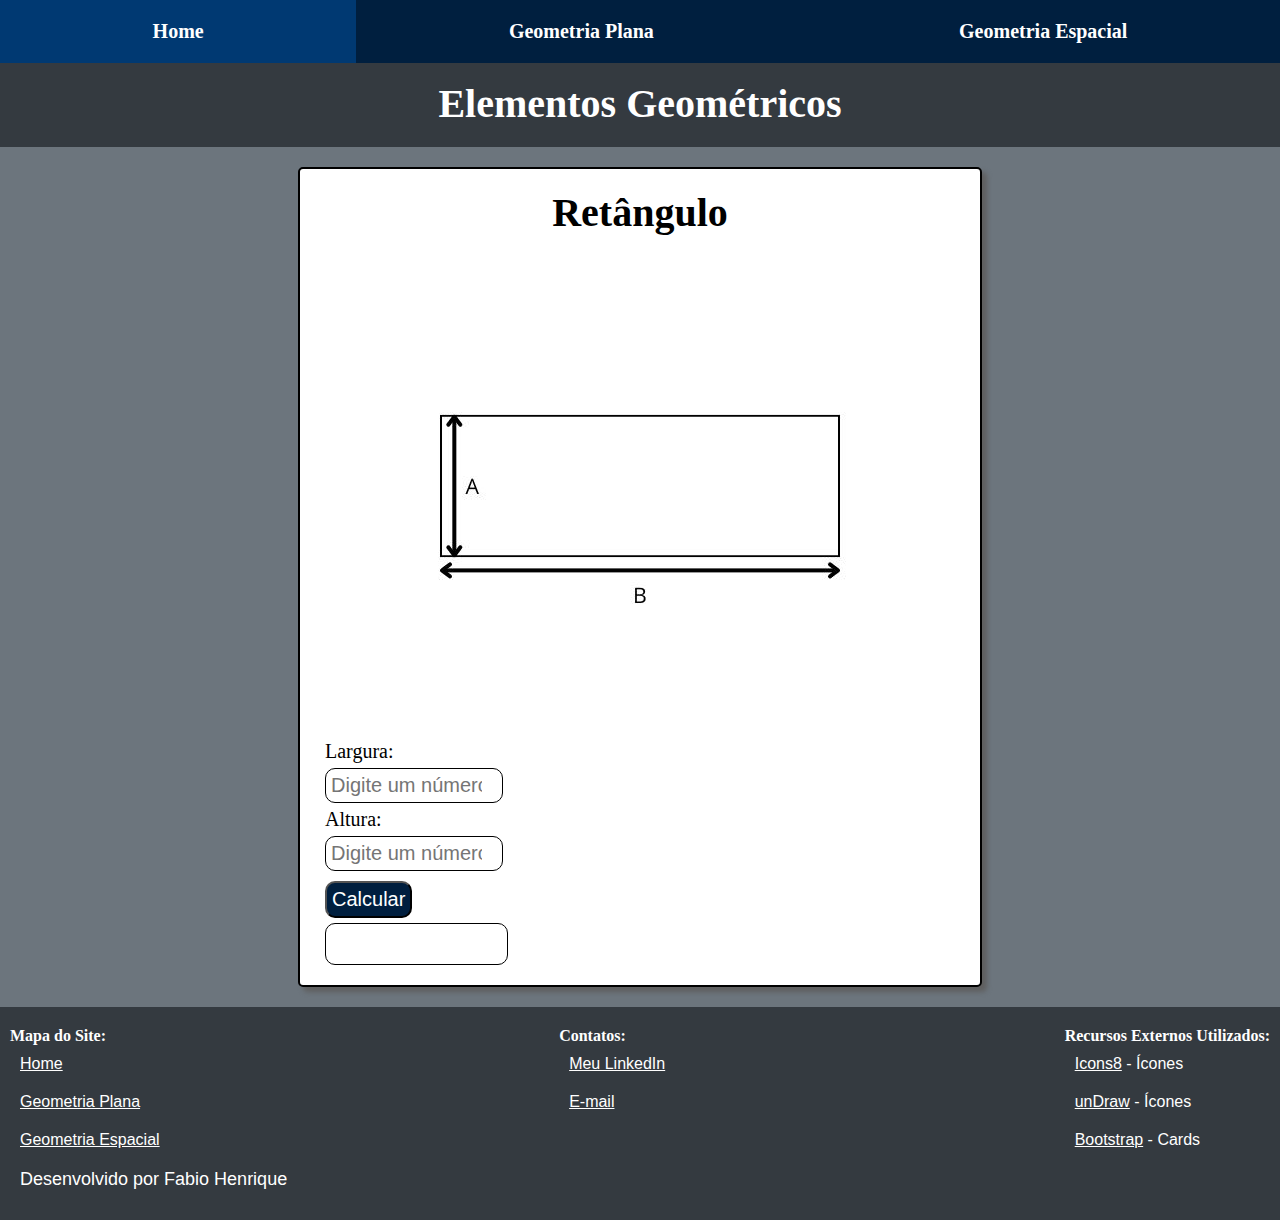
<file: retangulo.html>
<!DOCTYPE html>
<html lang="pt-BR">
<head>
    <!--Meta Tags relacionadas ao SEO-->
    <meta charset="UTF-8">
    <meta name="viewport" content="width=device-width, initial-scale=1.0">
    <meta name="description" content="Uma ferramenta online para cálculos rápidos de áreas geométricas! Calcule a área do círculos, triângulos e etc de forma simples e intuitiva.">
    <meta name="keywords" content="Calculadora de Áreas, Geometria Plana, Geometria Espacial, Calculadora, Área do Círculo, Área do Triângulo, Área do Retângulo, Área do Quadrado, Fórmulas de Área, Matemática, Ferramenta de Cálculo, Fórmulas Matemáticas de Geometria">
    <meta name="author" content="Fabio Henrique">
    <meta name="revised" content="Saturday, April 6th, 2024, 5:15 am">
    <meta name="language" content="Portuguese">

    <link rel="stylesheet" href="estilos/formas.css">
    <link rel="shortcut icon" href="imagens/icone.png" type="image/x-icon">
    <title>Elementos Geométricos: Retângulo</title>
</head>
<body>
    <nav>
        <ul>
          <a href="index.html">
            <li>Home</li>
          </a>
          <a href="index.html#geometriaPlana">
            <li>Geometria Plana</li>
          </a>
          <a href="index.html#geometriaEspacial">
            <li>Geometria Espacial</li>
          </a>
        </ul>
      </nav>
      
    <header>
        <h1>Elementos Geométricos</h1>
    </header>

    <main>
        <h2>Retângulo</h2>
        <div class="image"><img class="image" src="imagens/retangulo1.jpg" alt="Retângulo"></div>

        <form>
            <label for="largura">Largura:</label> <br>
            <input type="number" id="largura" name="largura" class="classForma" placeholder="Digite um número"> <br>
            <label for="altura">Altura:</label> <br>
            <input type="number" id="altura" name="altura" class="classForma" placeholder="Digite um número"> <br> 
            <input type="submit" id="enviar" value="Calcular" class="classButton">
        </form>
        <div class="caixaResult">
            <p id="saida"></p>
        </div>
    </main>

    <footer> <!--Rodape com mapa do site, contatos, agradecimentos e etc-->
      <div class="linksFooter">
        <dl>
          <dt><strong>Mapa do Site:</strong></dt>
          <dd><a href="index.html">Home</a></dd>
          <dd><a href="index.html#geometriaPlana">Geometria Plana</a></dd>
          <dd><a href="index.html#geometriaEspacial">Geometria Espacial</a></dd>
        </dl>
        <dl>
          <dt><strong>Contatos:</strong></dt>
          <dd><a href="https://www.linkedin.com/in/fabio-henrique-s-87a11619a/?originalSubdomain=br" target="_blank">Meu LinkedIn</a></dd>
          <dd><a href="mailTo: fabiosilva5210@gmail.com" target="_blank">E-mail</a></dd>
        </dl>
        <dl>
          <dt><strong>Recursos Externos Utilizados:</strong></dt>
          <dd><a href="https://icons8.com.br/icons"> Icons8</a> - Ícones</dd>
          <dd><a href="https://undraw.co/">unDraw</a> - Ícones</dd>
          <dd><a href="https://getbootstrap.com/">Bootstrap</a> - Cards</dd>
        </dl>
      </div>
  
      <p>Desenvolvido por Fabio Henrique</p>
    </footer>
</body>
    <script src="script/retangulo.js"></script>
    <noscript>Código JavaScript não executado</noscript>
</html>
</file>
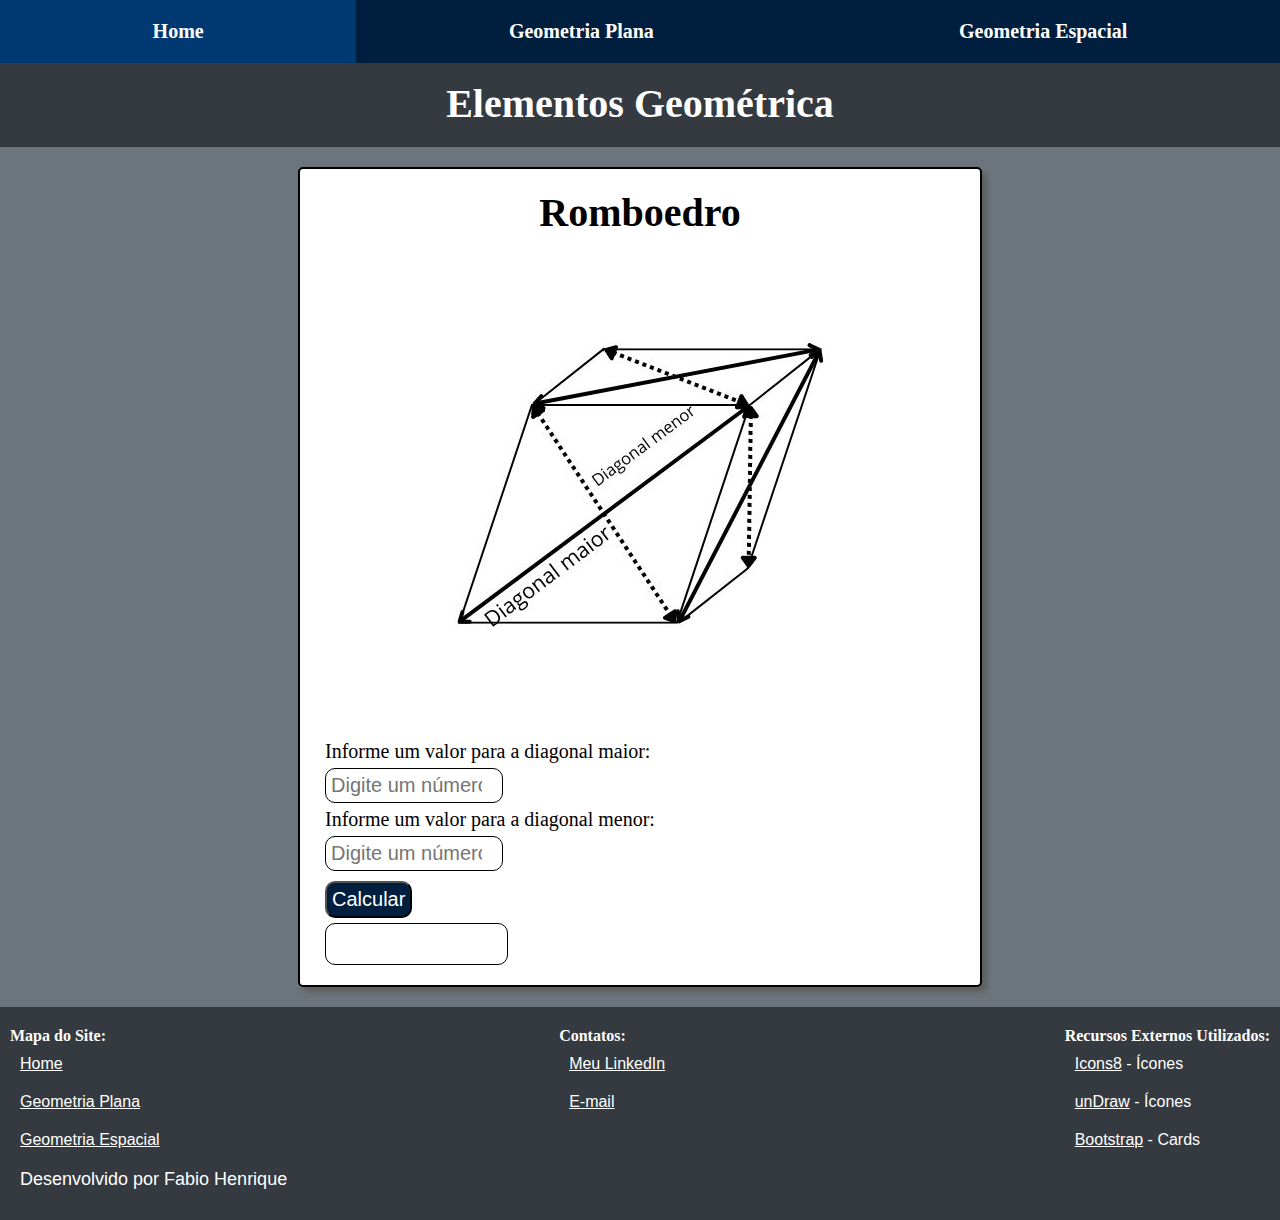
<file: romboedro.html>
<!DOCTYPE html>
<html lang="pt-BR">
<head>
    <!--Meta Tags relacionadas ao SEO-->
    <meta charset="UTF-8">
    <meta name="viewport" content="width=device-width, initial-scale=1.0">
    <meta name="description" content="Uma ferramenta online para cálculos rápidos de áreas geométricas! Calcule a área do círculos, triângulos e etc de forma simples e intuitiva.">
    <meta name="keywords" content="Calculadora de Áreas, Geometria Plana, Geometria Espacial, Calculadora, Área do Círculo, Área do Triângulo, Área do Retângulo, Área do Quadrado, Fórmulas de Área, Matemática, Ferramenta de Cálculo, Fórmulas Matemáticas de Geometria">
    <meta name="author" content="Fabio Henrique">
    <meta name="revised" content="Saturday, April 6th, 2024, 5:15 am">
    <meta name="language" content="Portuguese">

    <link rel="stylesheet" href="estilos/formas.css">
    <link rel="shortcut icon" href="imagens/icone.png" type="image/x-icon">
    <title>Elementos Geométricos: Romboedro</title>
</head>
<body>
    <nav>
        <ul>
          <a href="index.html">
            <li>Home</li>
          </a>
          <a href="index.html#geometriaPlana">
            <li>Geometria Plana</li>
          </a>
          <a href="index.html#geometriaEspacial">
            <li>Geometria Espacial</li>
          </a>
        </ul>
      </nav>
      
    <header><h1>Elementos Geométrica</h1></header>
    <main>
        <h2>Romboedro</h2>
        <div class="image"><img class="image" src="imagens/romboedro1.jpg" alt="Romboedro"></div>
        <form>
            <label for="diaMaior">Informe um valor para a diagonal maior:</label> <br>
            <input type="number" id="diaMaior" class="classForma" name="diaMaior" placeholder="Digite um número"> <br>
            <label for="diaMenor">Informe um valor para a diagonal menor:</label> <br>
            <input type="number" id="diaMenor" class="classForma" name="diaMenor" placeholder="Digite um número"> <br>
            <input type="submit" id="enviar" class="classButton" value="Calcular">
        </form>
        <div class="caixaResult">
            <p id="saida"></p>
        </div>
    </main>
    
    <footer> <!--Rodape com mapa do site, contatos, agradecimentos e etc-->
      <div class="linksFooter">
        <dl>
          <dt><strong>Mapa do Site:</strong></dt>
          <dd><a href="index.html">Home</a></dd>
          <dd><a href="index.html#geometriaPlana">Geometria Plana</a></dd>
          <dd><a href="index.html#geometriaEspacial">Geometria Espacial</a></dd>
        </dl>
        <dl>
          <dt><strong>Contatos:</strong></dt>
          <dd><a href="https://www.linkedin.com/in/fabio-henrique-s-87a11619a/?originalSubdomain=br" target="_blank">Meu LinkedIn</a></dd>
          <dd><a href="mailTo: fabiosilva5210@gmail.com" target="_blank">E-mail</a></dd>
        </dl>
        <dl>
          <dt><strong>Recursos Externos Utilizados:</strong></dt>
          <dd><a href="https://icons8.com.br/icons"> Icons8</a> - Ícones</dd>
          <dd><a href="https://undraw.co/">unDraw</a> - Ícones</dd>
          <dd><a href="https://getbootstrap.com/">Bootstrap</a> - Cards</dd>
        </dl>
      </div>
  
      <p>Desenvolvido por Fabio Henrique</p>
    </footer>
</body>
    <script src="script/romboedro.js"></script>
    <noscript>Código JavaScript não executado</noscript>
</html>
</file>
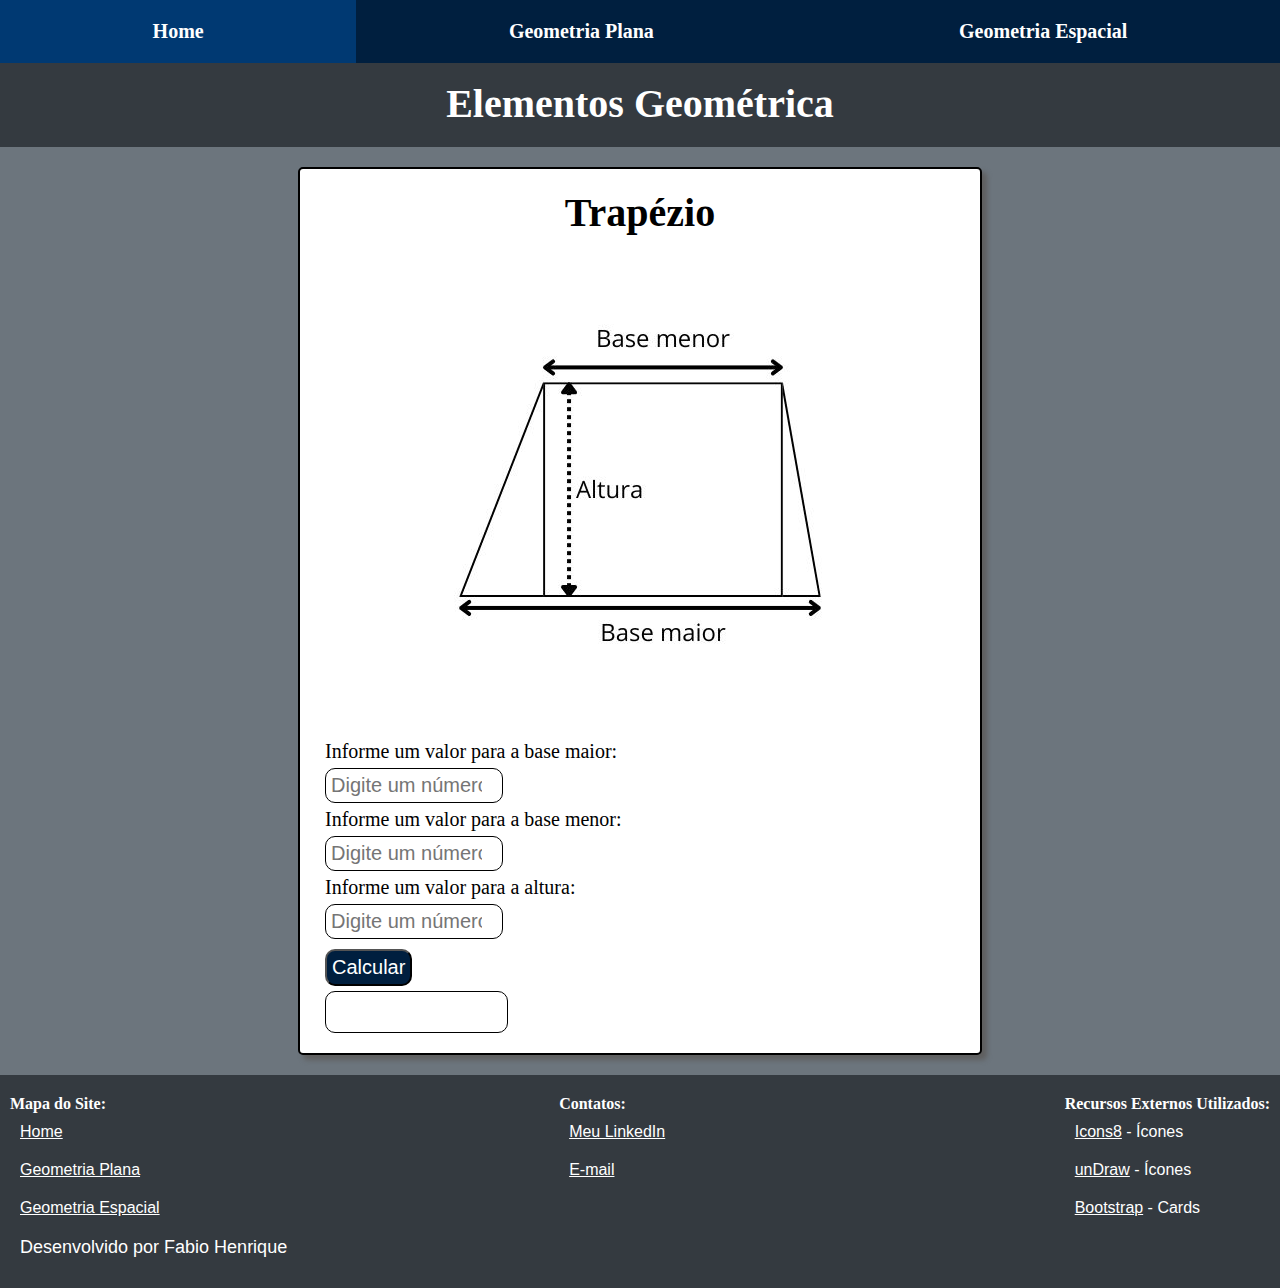
<file: trapezio.html>
<!DOCTYPE html>
<html lang="pt-BR">
<head>
    <!--Meta Tags relacionadas ao SEO-->
    <meta charset="UTF-8">
    <meta name="viewport" content="width=device-width, initial-scale=1.0">
    <meta name="description" content="Uma ferramenta online para cálculos rápidos de áreas geométricas! Calcule a área do círculos, triângulos e etc de forma simples e intuitiva.">
    <meta name="keywords" content="Calculadora de Áreas, Geometria Plana, Geometria Espacial, Calculadora, Área do Círculo, Área do Triângulo, Área do Retângulo, Área do Quadrado, Fórmulas de Área, Matemática, Ferramenta de Cálculo, Fórmulas Matemáticas de Geometria">
    <meta name="author" content="Fabio Henrique">
    <meta name="revised" content="Saturday, April 6th, 2024, 5:15 am">
    <meta name="language" content="Portuguese">

    <link rel="stylesheet" href="estilos/formas.css">
    <link rel="shortcut icon" href="imagens/icone.png" type="image/x-icon">
    <title>Elementos Geométricos: Trapézio Irregular</title>
</head>
<body>
    <nav>
        <ul>
          <a href="index.html">
            <li>Home</li>
          </a>
          <a href="index.html#geometriaPlana">
            <li>Geometria Plana</li>
          </a>
          <a href="index.html#geometriaEspacial">
            <li>Geometria Espacial</li>
          </a>
        </ul>
      </nav>
      
    <header><h1>Elementos Geométrica</h1></header>
    <main>
        <h2>Trapézio</h2>
        <div class="image"><img class="image" src="imagens/trapezio1.jpg" alt="Trapézio Irregular"></div>
        <form>
            <label for="baseMaior">Informe um valor para a base maior:</label> <br>
            <input type="number" id="baseMaior" class="classForma" name="baseMaior" placeholder="Digite um número"> <br>
            <label for="baseMenor">Informe um valor para a base menor:</label> <br>
            <input type="number" id="baseMenor" class="classForma" name="baseMenor" placeholder="Digite um número"> <br>
            <label for="altura">Informe um valor para a altura:</label> <br>
            <input type="number" id="altura" class="classForma" name="altura" placeholder="Digite um número"> <br>
            <input type="submit" id="enviar" class="classButton" value="Calcular">
        </form>
        <div class="caixaResult">
            <p id="saida"></p>
        </div>
    </main>
    
    <footer> <!--Rodape com mapa do site, contatos, agradecimentos e etc-->
      <div class="linksFooter">
        <dl>
          <dt><strong>Mapa do Site:</strong></dt>
          <dd><a href="index.html">Home</a></dd>
          <dd><a href="index.html#geometriaPlana">Geometria Plana</a></dd>
          <dd><a href="index.html#geometriaEspacial">Geometria Espacial</a></dd>
        </dl>
        <dl>
          <dt><strong>Contatos:</strong></dt>
          <dd><a href="https://www.linkedin.com/in/fabio-henrique-s-87a11619a/?originalSubdomain=br" target="_blank">Meu LinkedIn</a></dd>
          <dd><a href="mailTo: fabiosilva5210@gmail.com" target="_blank">E-mail</a></dd>
        </dl>
        <dl>
          <dt><strong>Recursos Externos Utilizados:</strong></dt>
          <dd><a href="https://icons8.com.br/icons"> Icons8</a> - Ícones</dd>
          <dd><a href="https://undraw.co/">unDraw</a> - Ícones</dd>
          <dd><a href="https://getbootstrap.com/">Bootstrap</a> - Cards</dd>
        </dl>
      </div>
  
      <p>Desenvolvido por Fabio Henrique</p>
    </footer>
</body>
    <script src="script/trapezio.js"></script>
    <noscript>Código JavaScript não executado</noscript>
</html>
</file>
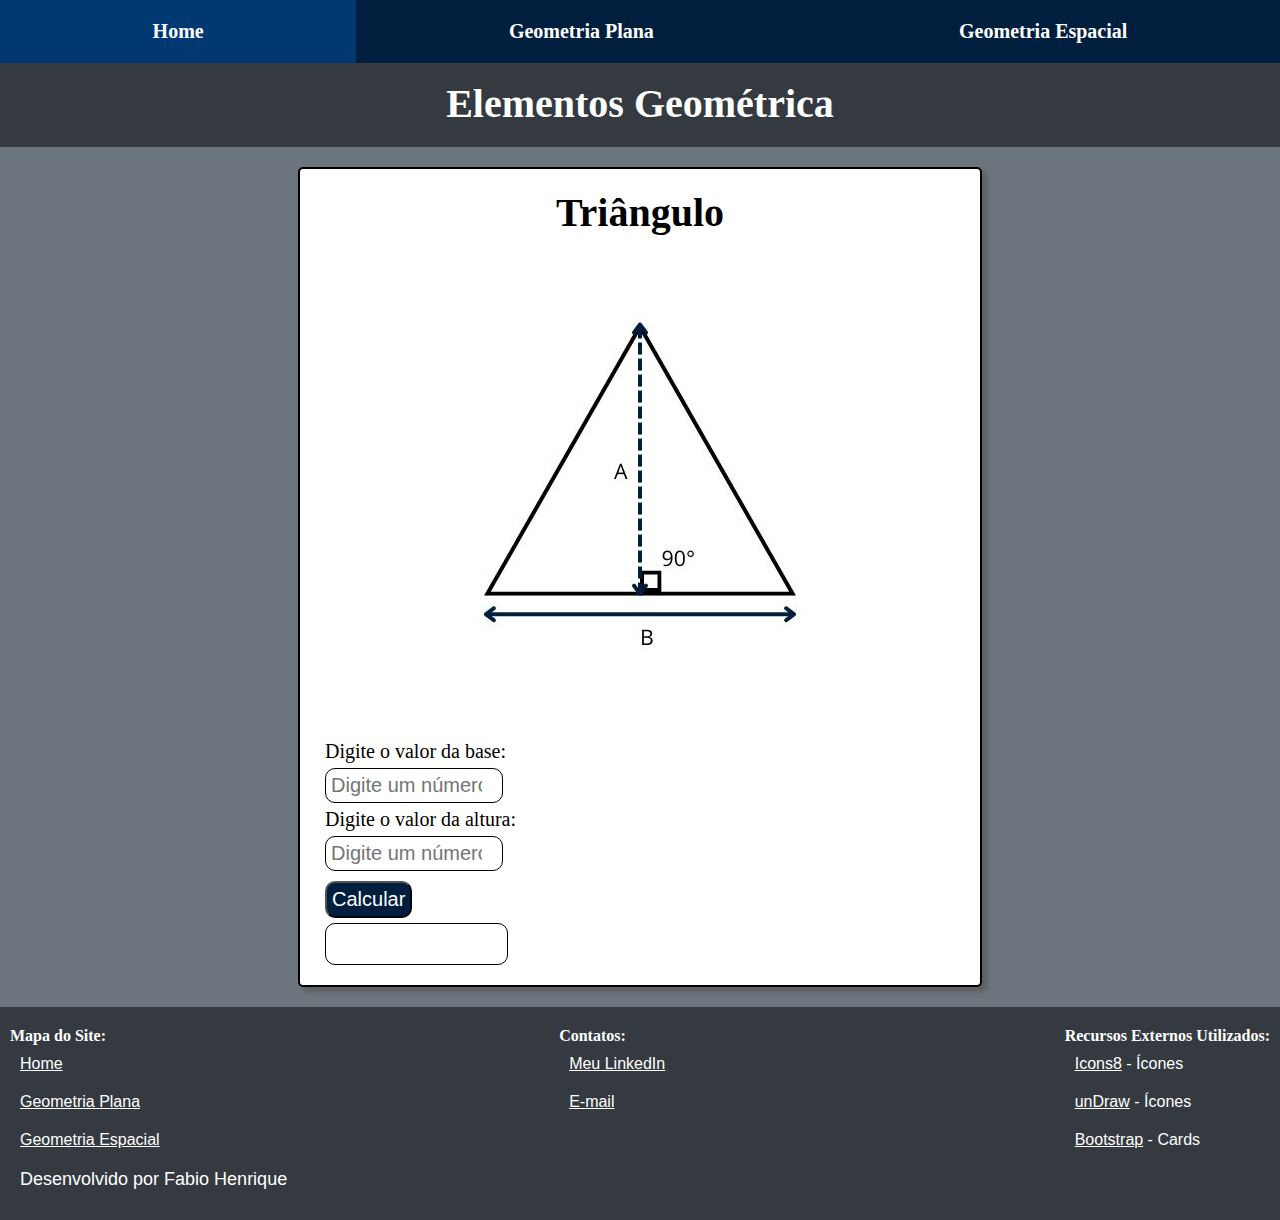
<file: triangulo.html>
<!DOCTYPE html>
<html lang="pt-BR">
<head>
    <!--Meta Tags relacionadas ao SEO-->
    <meta charset="UTF-8">
    <meta name="viewport" content="width=device-width, initial-scale=1.0">
    <meta name="description" content="Uma ferramenta online para cálculos rápidos de áreas geométricas! Calcule a área do círculos, triângulos e etc de forma simples e intuitiva.">
    <meta name="keywords" content="Calculadora de Áreas, Geometria Plana, Geometria Espacial, Calculadora, Área do Círculo, Área do Triângulo, Área do Retângulo, Área do Quadrado, Fórmulas de Área, Matemática, Ferramenta de Cálculo, Fórmulas Matemáticas de Geometria">
    <meta name="author" content="Fabio Henrique">
    <meta name="revised" content="Saturday, April 6th, 2024, 5:15 am">
    <meta name="language" content="Portuguese">

    <link rel="stylesheet" href="estilos/formas.css">
    <link rel="shortcut icon" href="imagens/icone.png" type="image/x-icon">
    <title>Elementos Geométricos: Triângulo</title>
</head>
<body>
    <nav>
        <ul>
          <a href="index.html">
            <li>Home</li>
          </a>
          <a href="index.html#geometriaPlana">
            <li>Geometria Plana</li>
          </a>
          <a href="index.html#geometriaEspacial">
            <li>Geometria Espacial</li>
          </a>
        </ul>
      </nav>
      
    <header><h1>Elementos Geométrica</h1></header>
    <main>
        <h2>Triângulo</h2>
        <div class="image"><img class="image" src="imagens/triangulo1.jpg" alt="Triângulo"></div>
        <form>
            <label for="base">Digite o valor da base:</label> <br>
            <input type="number" id="base" name="base" class="classForma" placeholder="Digite um número"> <br>
            <label for="altura">Digite o valor da altura:</label> <br>
            <input type="number" id="altura" name="altura" class="classForma" placeholder="Digite um número"> <br>
            <input type="submit" id="enviar" class="classButton" value="Calcular">
        </form>
        <div class="caixaResult">
            <p id="saida"></p>
        </div>
    </main>
    
    <footer> <!--Rodape com mapa do site, contatos, agradecimentos e etc-->
      <div class="linksFooter">
        <dl>
          <dt><strong>Mapa do Site:</strong></dt>
          <dd><a href="index.html">Home</a></dd>
          <dd><a href="index.html#geometriaPlana">Geometria Plana</a></dd>
          <dd><a href="index.html#geometriaEspacial">Geometria Espacial</a></dd>
        </dl>
        <dl>
          <dt><strong>Contatos:</strong></dt>
          <dd><a href="https://www.linkedin.com/in/fabio-henrique-s-87a11619a/?originalSubdomain=br" target="_blank">Meu LinkedIn</a></dd>
          <dd><a href="mailTo: fabiosilva5210@gmail.com" target="_blank">E-mail</a></dd>
        </dl>
        <dl>
          <dt><strong>Recursos Externos Utilizados:</strong></dt>
          <dd><a href="https://icons8.com.br/icons"> Icons8</a> - Ícones</dd>
          <dd><a href="https://undraw.co/">unDraw</a> - Ícones</dd>
          <dd><a href="https://getbootstrap.com/">Bootstrap</a> - Cards</dd>
        </dl>
      </div>
  
      <p>Desenvolvido por Fabio Henrique</p>
    </footer>
</body>
    <script src="script/triangulo.js"></script>
    <noscript>Código JavaScript não executado</noscript>
</html>
</file>
<file: estilos/index.css>
*{
    margin: 0;
    padding: 0;
}

:root{
    --azulmarinho: #001F3F;
    --cinzaescuro: #343A40;
    --cinzaclaro: #6C757D;
}

body{
    margin-top: 70px;
    background-color: var(--cinzaclaro);
}

nav{
    position: fixed;
    top: 0;
    z-index: 1000;
    width: 100%;
    background-color:var(--azulmarinho);
    font-family: Georgia, 'Times New Roman', Times, serif;
}nav ul{
    display: flex;
    margin: 0;
    padding-left: 0;
}nav ul a{
    flex-grow: 1;
    padding: 20px;
    text-align: center;
    list-style-type: none;
    text-decoration: none;
    font-size: 20px;
    font-weight: bold;
    color: white;
}nav ul :hover{
    transition: background-color 0.3s;
    background-color: #003972;
}

header h1 {
    background-color: var(--cinzaescuro);
    margin-bottom: 0;
    padding: 20px;
    text-align: center;
    font-size: 40px;
    font-family: Georgia, 'Times New Roman', Times, serif;
    font-weight: bolder;
    color: white;
}

main div img{
    height: 590px;
}.sessoes{
    margin: 20px;
}main div a, main div p{
    max-width: 500px;
    text-decoration: none;
}.formas{
    max-width: 70%;
    margin: auto;
}.formas :hover{
    background-color: rgb(219, 219, 219);
    transition: 1s;
}

h2{
    font-family: Georgia, 'Times New Roman', Times, serif;
    font-size: 35px;
    font-weight: bold;
}

footer{
    background-color: var(--cinzaescuro);
    color: white;
    padding: 20px 50px;
}.linksFooter{
    display: flex;
    justify-content: space-between;
}footer dt{
    font-family: Georgia, 'Times New Roman', Times, serif;
}footer a{
    color: white;
}footer dd, footer p{
    padding: 10px;
    font-family: sans-serif;
}

@media (max-width: 1285px){
    main .sessoes img{
        height: 100%;
    }
}
@media (max-width: 700px){
    main div p{
        max-width: 100%;
    }main .formas{
        max-width: 100%;
    }footer{
        padding: 10px 25px;
    }
}
@media (max-width: 572px){
    body{
        margin-top: 55px;
    }nav ul a{
        font-size: 18px;
        padding: 15px;
    }header h1{
        font-size: 30px;
    }footer{
        padding: 5px 12px;
    }.linksFooter{
        display: block;
        text-align: center;
    }
}
@media(max-width: 483px){
    body{
        margin-top: 70px;
    }header h1{
        font-size: 25px;
    }
}
</file>
<file: estilos/formas.css>
*{
    margin: 0;
    padding: 0;
}

:root{
    --azulmarinho: #001F3F;
    --cinzaescuro: #343A40;
    --cinzaclaro: #6C757D;
}

body{
    margin-top: 60px;
    background-color: var(--cinzaclaro);
}

nav{
    position: fixed;
    top: 0;
    z-index: 1000;
    width: 100%;
    background-color:var(--azulmarinho);
    font-family: Georgia, 'Times New Roman', Times, serif;
}nav ul{
    display: flex;
    margin: 0;
    padding-left: 0;
}nav ul a{
    flex-grow: 1;
    padding: 20px;
    text-align: center;
    list-style-type: none;
    text-decoration: none;
    font-size: 20px;
    font-weight: bold;
    color: white;
}nav ul :hover{
    transition: background-color 0.3s;
    background-color: #003972;
}

header h1 {
    background-color: var(--cinzaescuro);
    margin-bottom: 0;
    padding: 20px;
    text-align: center;
    font-size: 40px;
    font-family: Georgia, 'Times New Roman', Times, serif;
    font-weight: bolder;
    color: white;
}

main{
    padding: 20px;
    max-width: 50%;
    margin: 20px auto;
    background-color: white;
    border-radius: 5px;
    border: 2px solid black;
    box-shadow: 5px 5px 5px rgb(95, 95, 95);
}main h2{
    font-family: Georgia, 'Times New Roman', Times, serif;
    font-size: 40px;
    text-align: center;
    font-weight: bold;
}.image {
    max-width: 100%;
    flex-grow: 1;
    text-align: center;
}

form input, label{
    margin: 5px;
    font-size: 20px;
}

.classForma{
    border: 1px solid black;
    border-radius: 10px;
    padding: 5px;
    max-width: 26%;
    width: 100%;
}.classButton{
    padding: 5px;
    color: white;
    border-radius: 10px;
    background-color: var(--azulmarinho);
}.classButton:hover{
    background-color: #003f7e;
    font-size: 22px;
    box-shadow: 5px 1px 10px rgb(65, 65, 65);
    transition: 0.5s;
    cursor: pointer;
}

.caixaResult{
    border: 1px solid black;
    border-radius: 10px;
    max-width: 22%;
    padding: 20px;
    margin-left: 5px;   
}
p{
    margin-bottom: 0;
    text-align: justify;
    font-size: 18px;
}

footer{
    background-color: var(--cinzaescuro);
    color: white;
    padding: 20px 10px;
}.linksFooter{
    display: flex;
    justify-content: space-between;
}footer dt{
    font-family: Georgia, 'Times New Roman', Times, serif
}footer dd, footer p{
    padding: 10px;
    font-family: sans-serif;
}
footer a{
    color: white;
}

@media (max-width: 900px){
    main {
        max-width: 100%;
        margin: 10px;
    }
}
@media (max-width: 572px){
    body{
        margin-top: 50px;
    }nav ul a{
        font-size: 18px;
        padding: 15px;
    }header h1{
        font-size: 30px;
    }footer{
        padding: 5px 12px;
    }.linksFooter{
        display: block;
        text-align: center;
    }
}
</file>
